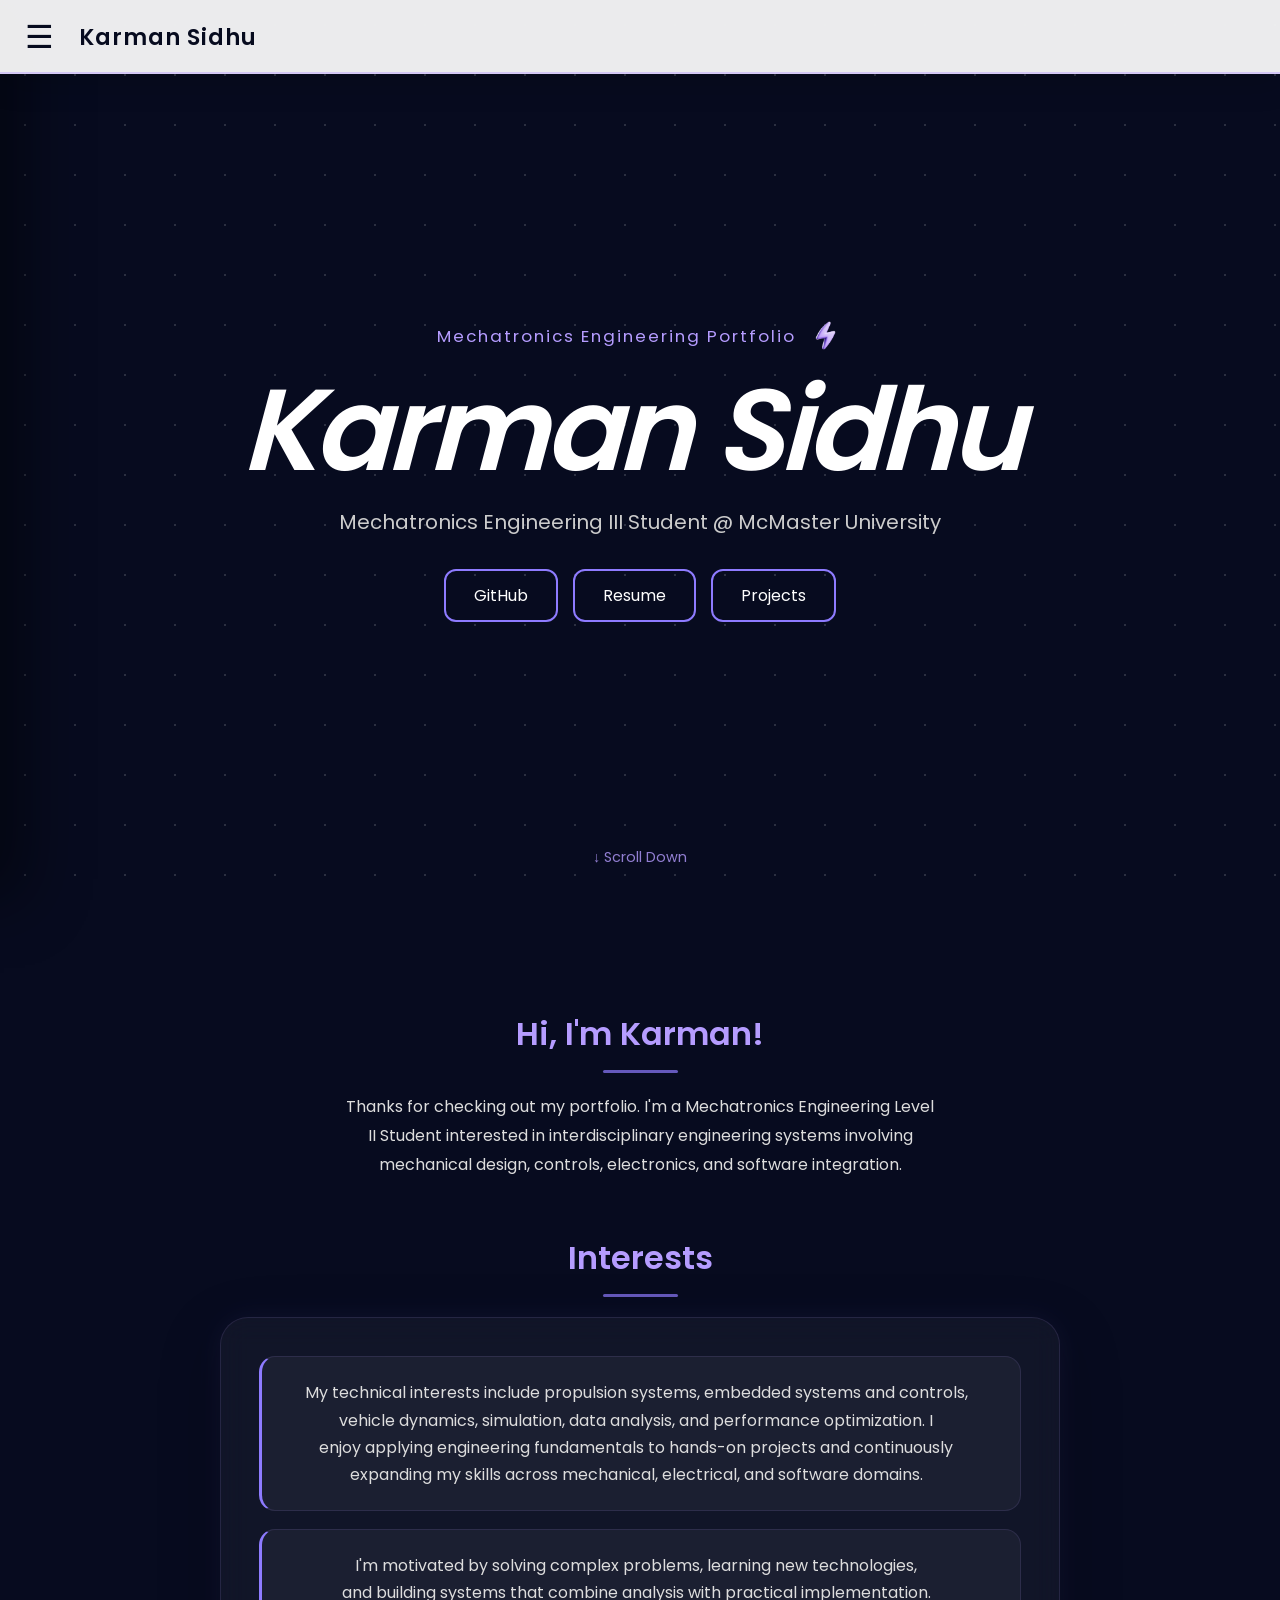
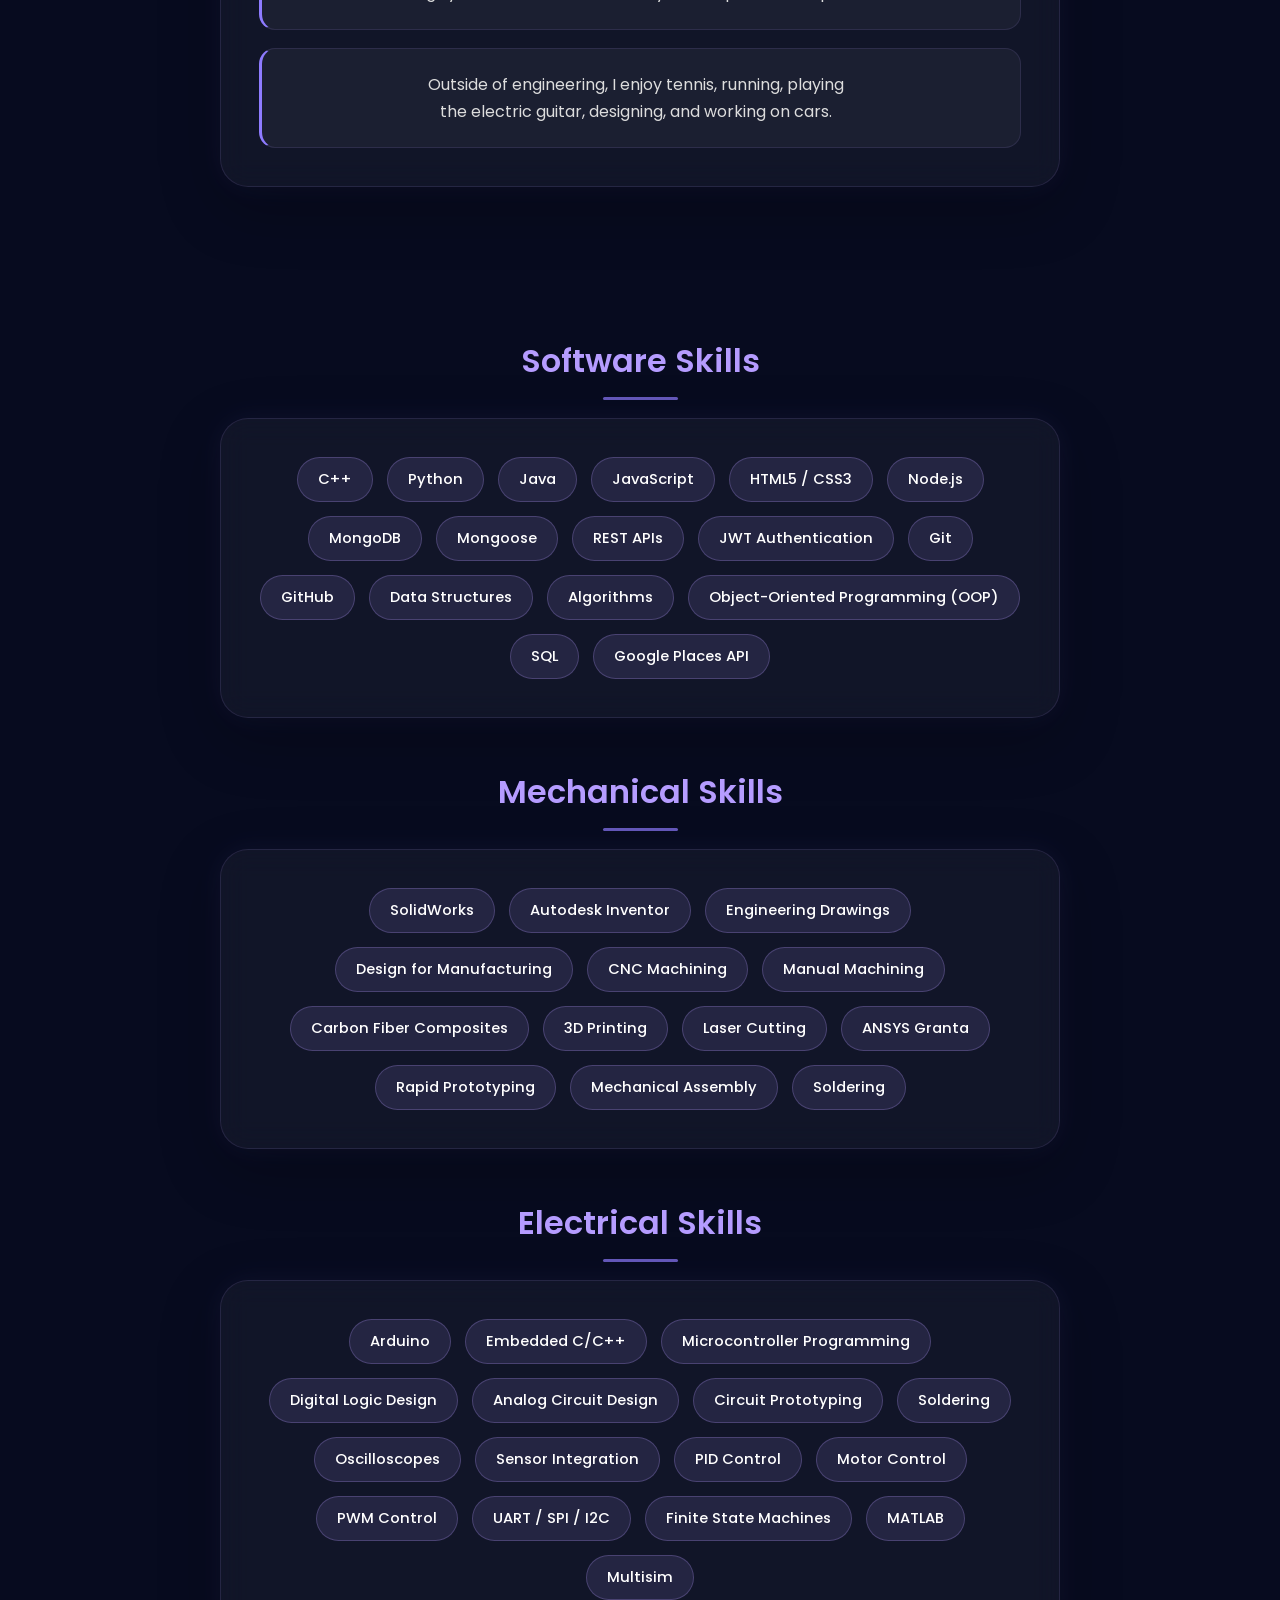
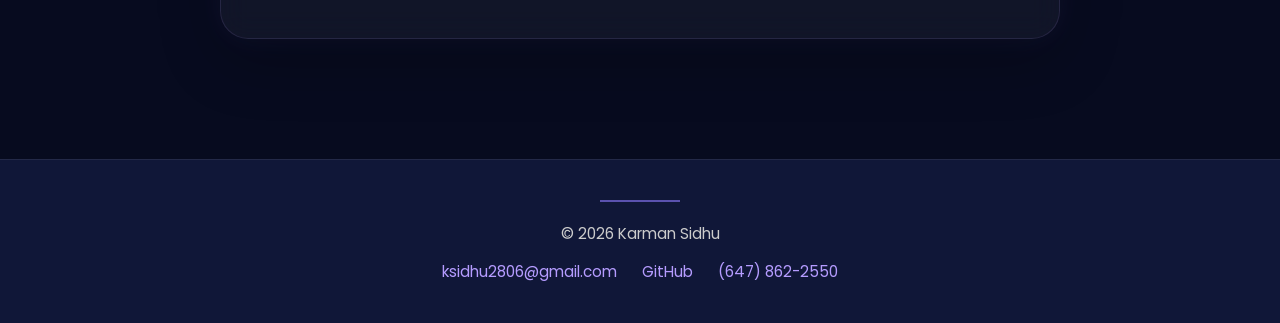
<file: index.html>
<!DOCTYPE html>

<html lang="en">
<head>
    <meta charset="UTF-8">
    <meta name="viewport" content="width=device-width, initial-scale=1.0">


<title>Karman Sidhu | Mechatronics Engineering Portfolio</title>

<link rel="stylesheet" href="index.css">

<link href="https://fonts.googleapis.com/css2?family=Poppins:wght@300;400;500;600;700&display=swap" rel="stylesheet">


</head>

<body>

<!-- Background Stars -->
<div class="stars"></div>


<!-- Header -->
<header class="top-bar">

    <div class="menu-btn" id="menuBtn">
        ☰
    </div>

    <div class="header-name">
        Karman Sidhu
    </div>

</header>

<!-- Side Navigation -->
<nav class="sidebar" id="sidebar">
    <a href="index.html">Home</a>
    <a href="projects.html">Projects</a>
    <a href="resume.html">Resume</a>
</nav>

<section class="hero">

    <div class="title-row">

        <p class="portfolio-title">Mechatronics Engineering Portfolio
        </p>

        <div class="lightning-icon">
            <img src="images/lightning.png" alt="Lightning Bolt">
        </div>

    </div>

    <h1>Karman Sidhu</h1>

    <p class="subtitle">
        Mechatronics Engineering III Student @ McMaster University
    </p>

    <div class="button-group">
        <a href="https://github.com/karman-s3" target="_blank" class="btn">GitHub</a>
        <a href="assets/resume/resume.pdf" target="_blank" class="btn">Resume</a>
        <a href="projects.html" class="btn">Projects</a>
    </div>

    <div class="scroll-down">
        ↓ Scroll Down
    </div>

</section>

<!-- About -->
<section class="about">

    <div class="about-intro reveal">
        <h2>Hi, I'm Karman!</h2>

        <p>
            Thanks for checking out my portfolio. I'm a Mechatronics Engineering Level II Student interested in interdisciplinary 
            engineering systems involving mechanical design, controls, electronics, and software integration.
        </p>
    </div>

    <div class="interests-section reveal">

        <h2>Interests</h2>

        <div class="interest-boxes">

            <div class="interest-box">
                <p>
                    My technical interests include propulsion systems, embedded systems and controls, vehicle dynamics, simulation, data analysis, and performance optimization. I enjoy applying engineering fundamentals to hands-on projects and continuously expanding my skills across mechanical, electrical, and software domains.
                </p>
            </div>

            <div class="interest-box">
                <p>
                    I'm motivated by solving complex problems, learning new technologies, and building systems that combine analysis with practical implementation.
                </p>
            </div>

            <div class="interest-box">
                <p>
                    Outside of engineering, I enjoy tennis, running, playing the electric guitar, designing, and working on cars.
                </p>
            </div>

        </div>

    </div>

</section>

<!-- Software Skills -->
<section class="skills-section">

    <h2>Software Skills</h2>

    <div class="skills-box">

        <span class="skill-pill">C++</span>
        <span class="skill-pill">Python</span>
        <span class="skill-pill">Java</span>
        <span class="skill-pill">JavaScript</span>
        <span class="skill-pill">HTML5 / CSS3</span>
        <span class="skill-pill">Node.js</span>
        <span class="skill-pill">MongoDB</span>
        <span class="skill-pill">Mongoose</span>
        <span class="skill-pill">REST APIs</span>
        <span class="skill-pill">JWT Authentication</span>
        <span class="skill-pill">Git</span>
        <span class="skill-pill">GitHub</span>
        <span class="skill-pill">Data Structures</span>
        <span class="skill-pill">Algorithms</span>
        <span class="skill-pill">Object-Oriented Programming (OOP)</span>
        <span class="skill-pill">SQL</span>
        <span class="skill-pill">Google Places API</span>

    </div>

</section>

<!-- Mechanical Skills -->
<section class="skills-section">

    <h2>Mechanical Skills</h2>

    <div class="skills-box">

        <span class="skill-pill">SolidWorks</span>
        <span class="skill-pill">Autodesk Inventor</span>
        <span class="skill-pill">Engineering Drawings</span>
        <span class="skill-pill">Design for Manufacturing</span>
        <span class="skill-pill">CNC Machining</span>
        <span class="skill-pill">Manual Machining</span>
        <span class="skill-pill">Carbon Fiber Composites</span>
        <span class="skill-pill">3D Printing</span>
        <span class="skill-pill">Laser Cutting</span>
        <span class="skill-pill">ANSYS Granta</span>
        <span class="skill-pill">Rapid Prototyping</span>
        <span class="skill-pill">Mechanical Assembly</span>
        <span class="skill-pill">Soldering</span>

    </div>

</section>

<!-- Electrical Skills -->
<section class="skills-section">

    <h2>Electrical Skills</h2>

    <div class="skills-box">

        <span class="skill-pill">Arduino</span>
        <span class="skill-pill">Embedded C/C++</span>
        <span class="skill-pill">Microcontroller Programming</span>
        <span class="skill-pill">Digital Logic Design</span>
        <span class="skill-pill">Analog Circuit Design</span>
        <span class="skill-pill">Circuit Prototyping</span>
        <span class="skill-pill">Soldering</span>
        <span class="skill-pill">Oscilloscopes</span>
        <span class="skill-pill">Sensor Integration</span>
        <span class="skill-pill">PID Control</span>
        <span class="skill-pill">Motor Control</span>
        <span class="skill-pill">PWM Control</span>
        <span class="skill-pill">UART / SPI / I2C</span>
        <span class="skill-pill">Finite State Machines</span>
        <span class="skill-pill">MATLAB</span>
        <span class="skill-pill">Multisim</span>

    </div>

</section>
    

<!-- Footer -->
<footer class="site-footer">

    <div class="footer-content">

        <p class="footer-title">
            © 2026 Karman Sidhu
        </p>

        <div class="footer-links">

            <a href="mailto:ksidhu2806@gmail.com">ksidhu2806@gmail.com</a>

            <a href="https://github.com/karman-s3" target="_blank">GitHub</a>

            <a href="tel:6478622550">(647) 862-2550</a>

        </div>

    </div>

</footer>



<script src="index.js"></script>


</body>
</html>
</file>
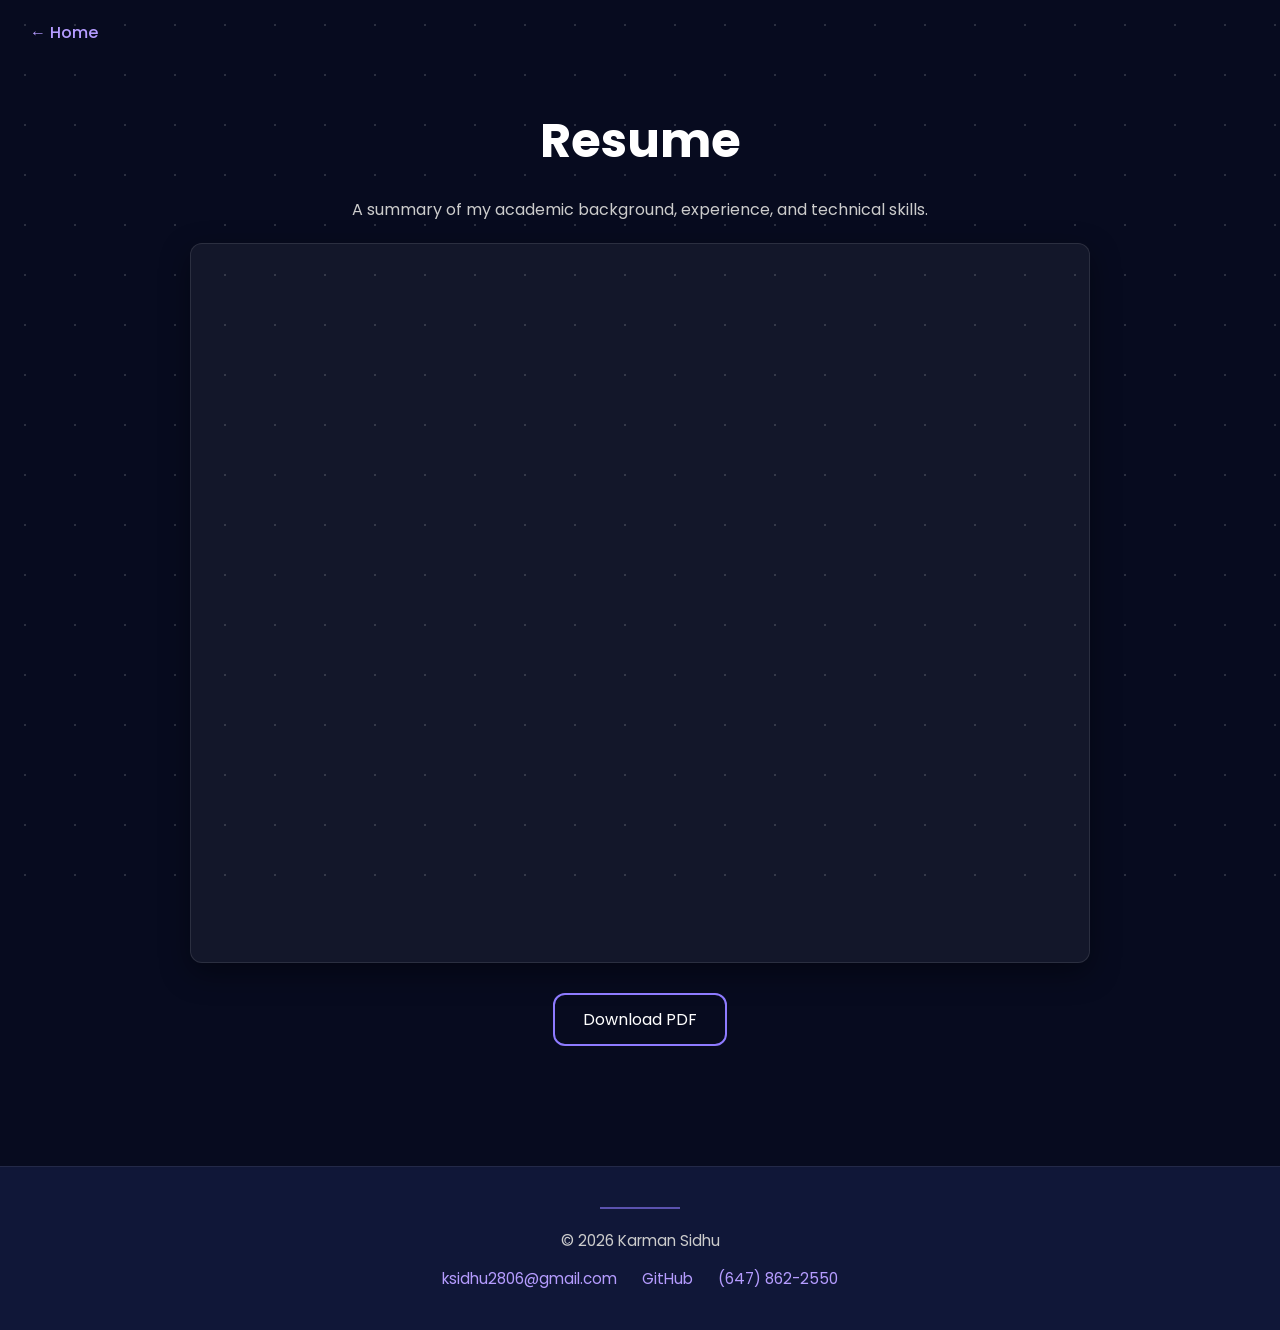
<file: resume.html>
<!DOCTYPE html>
<html lang="en">
<head>
    <meta charset="UTF-8">
    <meta name="viewport" content="width=device-width, initial-scale=1.0">
    <title>Resume | Karman Sidhu</title>

    <link rel="stylesheet" href="resume.css">
    <link href="https://fonts.googleapis.com/css2?family=Poppins:wght@300;400;500;600;700&display=swap" rel="stylesheet">
</head>

<body>

<div class="stars"></div>

<!-- Top nav -->
<div class="top-bar">
    <a href="index.html">← Home</a>
</div>

<section class="resume-page">

    <h1>Resume</h1>

    <p class="subtitle">
        A summary of my academic background, experience, and technical skills.
    </p>

    <!-- PDF FRAME -->
    <div class="resume-frame">

        <iframe
            src="assets/resume/resume.pdf"
            frameborder="0">
        </iframe>

    </div>

    <!-- Download button -->
    <a href="assets/resume/resume.pdf" target="_blank" class="btn">
        Download PDF
    </a>

</section>

<footer class="site-footer">

    <div class="footer-content">

        <p class="footer-title">
            © 2026 Karman Sidhu
        </p>

        <div class="footer-links">

            <a href="mailto:ksidhu2806@gmail.com">ksidhu2806@gmail.com</a>

            <a href="https://github.com/karman-s3" target="_blank">GitHub</a>

            <a href="tel:6478622550">(647) 862-2550</a>

        </div>

    </div>

</footer>

</body>
</html>
</file>
<file: index.css>
*{
margin:0;
padding:0;
box-sizing:border-box;
}

body{
font-family:'Poppins',sans-serif;
background:#070B1F;
color:white;
overflow-x:hidden;
}

/* Stars */

.stars{
position:fixed;
width:100%;
height:100%;
background-image:
radial-gradient(white 1px, transparent 1px);
background-size:50px 50px;
opacity:0.15;
z-index:-2;
}



/* Hamburger menu */



.top-bar{
    position:fixed;
    top:0;
    left:0;

    width:100%;
    height:74px;

    background:rgba(255,255,255,0.92);
    backdrop-filter:blur(18px);

    display:flex;
    align-items:center;

    padding-left:25px;

    z-index:3000;

    border-bottom:1px solid rgba(255,255,255,0.1);

    box-shadow:
    0 10px 30px rgba(0,0,0,.15);
}

.top-bar::after{

content:"";

position:absolute;

bottom:-1px;

left:0;

width:100%;

height:2px;

background:#B59CFF;

opacity:.45;

}

/* Hamburger */

.menu-btn{
    position:static;

    font-size:2rem;
    cursor:pointer;

    color:#070B1F;

    z-index:1001;
}


/* Name beside hamburger */

.header-name{

    margin-left:25px;

    font-size:1.4rem;

    font-weight:600;

    color:#070B1F;

    letter-spacing:1px;
}

/* Sidebar */

.sidebar{

position:fixed;

left:-300px;

top:0;

width:300px;

height:100%;

background:
linear-gradient(
180deg,
#121938,
#080C22
);

display:flex;

flex-direction:column;

padding-top:95px;

transition:.35s ease;

z-index:2000;

box-shadow:
25px 0 60px rgba(0,0,0,.45);

border-right:1px solid rgba(181,156,255,.15);

}

.sidebar.active{
left:0;
}

.sidebar a{

color:#ddd;

text-decoration:none;

padding:18px 35px;

font-size:1.1rem;

letter-spacing:.5px;

transition:.25s;

position:relative;

}

.sidebar a:hover{

color:white;

background:rgba(181,156,255,1);

padding-left:45px;

}

.profile-container{
    margin-top:20px;
}

.subtitle{
    margin-top:5px;
    font-size:1.2rem;
    color:#ccc;
}





.title-row{
    display:flex;
    justify-content:center;
    align-items:center;
    gap:12px;
}

/* HERO */

.hero{
    min-height:100svh;
    width:100%;

    display:flex;
    flex-direction:column;
    justify-content:center;
    align-items:center;

    text-align:center;

    padding:110px 24px 70px;

    gap:14px;
}


/* Portfolio title */

.portfolio-title{
    color:#B59CFF;
    letter-spacing:2px;
    margin:0;

    text-align:center;

    font-size:clamp(0.85rem, 2vw, 1.05rem);
}


/* Name */

.hero h1{
    font-family:'Poppins', sans-serif;

    font-size:clamp(4.5rem, 9vw, 8.5rem);

    font-weight:600;

    font-style:italic;

    letter-spacing:-5px;

    line-height:0.95;

    margin:8px 0 4px;

    transform:skewX(-5deg);
}


/* Subtitle */

.subtitle{
    margin:4px 0 0;

    font-size:clamp(1rem, 2vw, 1.25rem);

    color:#ccc;

    max-width:700px;
}


/* Buttons */

.button-group{
    margin-top:18px;

    display:flex;

    justify-content:center;

    align-items:center;

    gap:15px;

    flex-wrap:wrap;
}


/* Scroll indicator */

.scroll-down{
    position:absolute;

    bottom:32px;

    font-size:0.9rem;

    color:#B59CFF;

    opacity:0.8;
}


/* Needed for absolute scroll positioning */

.hero{
    position:relative;
}


.btn{
text-decoration:none;
color:white;
border:2px solid #8E7BFF;
padding:12px 28px;
border-radius:12px;
transition:0.3s;
}

.btn:hover{
    background:#8E7BFF;
}
.about{
    max-width:900px;
    margin:40px auto 80px;
    padding:70px 30px;
    display:flex;
    flex-direction:column;
    align-items:center;
}


.about h2{
    color:#B59CFF;
    margin-bottom:18px;
    text-align:center;
    font-size:2rem;
    font-weight:600;
}

.about p{
    max-width:700px;
    text-align:center;
    text-wrap:balance;
    line-height:1.8;
    margin:0 auto 35px;
    color:#ddd;
}

.about h2::after{
    content:"";
    display:block;
    width:75px;
    height:3px;
    margin:12px auto 0;
    background:#8E7BFF;
    border-radius:999px;
    opacity:.7;
}
.about ul{
    list-style-position:inside;
    padding-left:0;
    max-width:650px;
}

.about li{
    margin-bottom:15px;
    line-height:1.6;

    background:rgba(255,255,255,0.05);
    padding:12px 16px;
    border-left:3px solid #8E7BFF;
    border-radius:8px;

    text-align:left;
}

.about li:hover{
    background:rgba(255,255,255,0.08);
    transform:translateY(-2px);
    transition:0.2s ease;
}

.about h2{
    margin-bottom:20px;
    color:#B59CFF;
    text-align:center;
}


.site-footer{

    position:relative;

    z-index:3000;

    background:#101738;

    margin-top:120px;

    padding:40px 20px;

    text-align:center;

    border-top:1px solid rgba(255,255,255,0.08);

}
 



.footer-content{
    display:flex;
    flex-direction:column;
    align-items:center;
    gap:15px;
}

.footer-title{
    color:#ccc;
    font-size:0.95rem;
}

.footer-links{
    display:flex;
    gap:25px;
    flex-wrap:wrap;
    justify-content:center;
}

.footer-links a{
    color:#B59CFF;
    text-decoration:none;
    font-size:0.95rem;
    transition:0.3s;
}

.footer-links a:hover{
    color:white;
    transform:translateY(-2px);
}

.site-footer::before{
    content:"";
    display:block;
    width:80px;
    height:2px;
    background:#8E7BFF;
    margin:0 auto 20px auto;
    opacity:0.6;
}

.lightning-icon{

    display:flex;

    align-items:center;

    justify-content:center;

}


.lightning-icon img{

    width:35px;

    height:35px;

    object-fit:contain;

}


.scroll-down{
    margin-top:20px;
    font-size:0.9rem;
    color:#B59CFF;
    opacity:0.8;
}

.profile-container{
    margin-bottom:10px;
}

/*Skills*/


.skills-section{
    max-width:900px;
    margin:50px auto;
    padding:0 30px;
}

.skills-section h2{
    color:#B59CFF;
    font-size:2rem;
    text-align:center;
    margin-bottom:18px;
    font-weight:600;
}

.skills-section h2::after{
    content:"";
    display:block;
    width:75px;
    height:3px;
    margin:12px auto 0;
    background:#8E7BFF;
    border-radius:100px;
    opacity:.7;
}

.skills-box{

    width:100%;

    display:flex;
    flex-wrap:wrap;
    justify-content:center;
    gap:14px;

    padding:38px;

    background:rgba(255,255,255,.045);

    border:1px solid rgba(181,156,255,.12);

    border-radius:28px;

    backdrop-filter:blur(14px);

    box-shadow:
        0 20px 60px rgba(0,0,0,.25),
        0 0 30px rgba(142,123,255,.08);

    transition:.35s;
}

.skills-box:hover{

    transform:translateY(-3px);

    box-shadow:
        0 28px 70px rgba(0,0,0,.30),
        0 0 40px rgba(142,123,255,.16);
}

.skill-pill{

    padding:11px 20px;

    border-radius:999px;

    background:rgba(181,156,255,.12);

    border:1px solid rgba(181,156,255,.25);

    color:white;

    font-size:.92rem;

    font-weight:500;

    transition:.25s;
}

.skill-pill:hover{

    transform:translateY(-3px);

    background:#8E7BFF;

    border-color:#8E7BFF;

    box-shadow:0 0 18px rgba(142,123,255,.45);
}

/* ============================= */
/* ABOUT SCROLL EFFECTS */
/* ============================= */

.about-intro,
.interests-section {
    opacity:0;
    transform:translateY(50px);
    transition:
        opacity 0.9s ease,
        transform 0.9s ease;
}

.about-intro.visible,
.interests-section.visible {
    opacity:1;
    transform:translateY(0);
}


/* ============================= */
/* INTEREST BOXES */
/* ============================= */

.interests-section {
    width:100%;
    margin-top:20px;
}

.interest-boxes {
    width:100%;
    display:flex;
    flex-direction:column;
    gap:18px;

    padding:38px;

    background:rgba(255,255,255,.045);
    border:1px solid rgba(181,156,255,.12);
    border-radius:28px;

    backdrop-filter:blur(14px);

    box-shadow:
        0 20px 60px rgba(0,0,0,.25),
        0 0 30px rgba(142,123,255,.08);
}

.interest-box {
    padding:22px 24px;

    background:rgba(255,255,255,.045);
    border:1px solid rgba(181,156,255,.12);
    border-radius:16px;

    border-left:3px solid #8E7BFF;

    transition:
        background .3s ease,
        transform .3s ease;
}

.interest-box:hover {
    background:rgba(255,255,255,.07);
    transform:translateY(-3px);
}

.interest-box p {
    color:#ddd;
    line-height:1.7;
    margin:0;
}


/* ============================= */
/* TRANSITION INTO SKILLS */
/* ============================= */

.skills-section {
    opacity:0;
    transform:translateY(35px);
    transition:
        opacity 0.9s ease,
        transform 0.9s ease;
}

.skills-section.visible {
    opacity:1;
    transform:translateY(0);
}


/* ============================= */
/* MOBILE */
/* ============================= */

@media (max-width:768px) {

    .interest-boxes {
        padding:22px;
        border-radius:22px;
    }

    .interest-box {
        padding:18px;
    }

}
</file>
<file: resume.css>
*{
margin:0;
padding:0;
box-sizing:border-box;
}

body{
font-family:'Poppins',sans-serif;
background:#070B1F;
color:white;
overflow-x:hidden;
}

/* stars */
.stars{
position:fixed;
width:100%;
height:100%;
background-image:radial-gradient(white 1px, transparent 1px);
background-size:50px 50px;
opacity:0.15;
z-index:-2;
}

/* top nav */
.top-bar{
padding:20px 30px;
}

.top-bar a{
color:#B59CFF;
text-decoration:none;
font-weight:500;
}

/* page layout */
.resume-page{
display:flex;
flex-direction:column;
align-items:center;
padding:40px 20px;
gap:20px;
}

.resume-page h1{
font-size:3rem;
}

.subtitle{
color:#ccc;
text-align:center;
max-width:600px;
line-height:1.6;
}

/* PDF container */
.resume-frame{
width:80%;
max-width:900px;
height:80vh;

border-radius:12px;
overflow:hidden;

background:rgba(255,255,255,0.05);
border:1px solid rgba(255,255,255,0.1);

box-shadow:0 10px 30px rgba(0,0,0,0.4);
}

/* iframe itself */
.resume-frame iframe{
width:100%;
height:100%;
}

/* button */
.btn{
text-decoration:none;
color:white;
border:2px solid #8E7BFF;
padding:12px 28px;
border-radius:12px;
transition:0.3s;
margin-top:10px;
}

.btn:hover{
background:#8E7BFF;
}

.site-footer{
    background:#101738;
    margin-top:80px;
    padding:40px 20px;
    text-align:center;
    border-top:1px solid rgba(255,255,255,0.08);
}

.footer-content{
    display:flex;
    flex-direction:column;
    align-items:center;
    gap:15px;
}

.footer-title{
    color:#ccc;
    font-size:0.95rem;
}

.footer-links{
    display:flex;
    gap:25px;
    flex-wrap:wrap;
    justify-content:center;
}

.footer-links a{
    color:#B59CFF;
    text-decoration:none;
    font-size:0.95rem;
    transition:0.3s;
}

.footer-links a:hover{
    color:white;
    transform:translateY(-2px);
}

.site-footer::before{
    content:"";
    display:block;
    width:80px;
    height:2px;
    background:#8E7BFF;
    margin:0 auto 20px auto;
    opacity:0.6;
}
</file>
